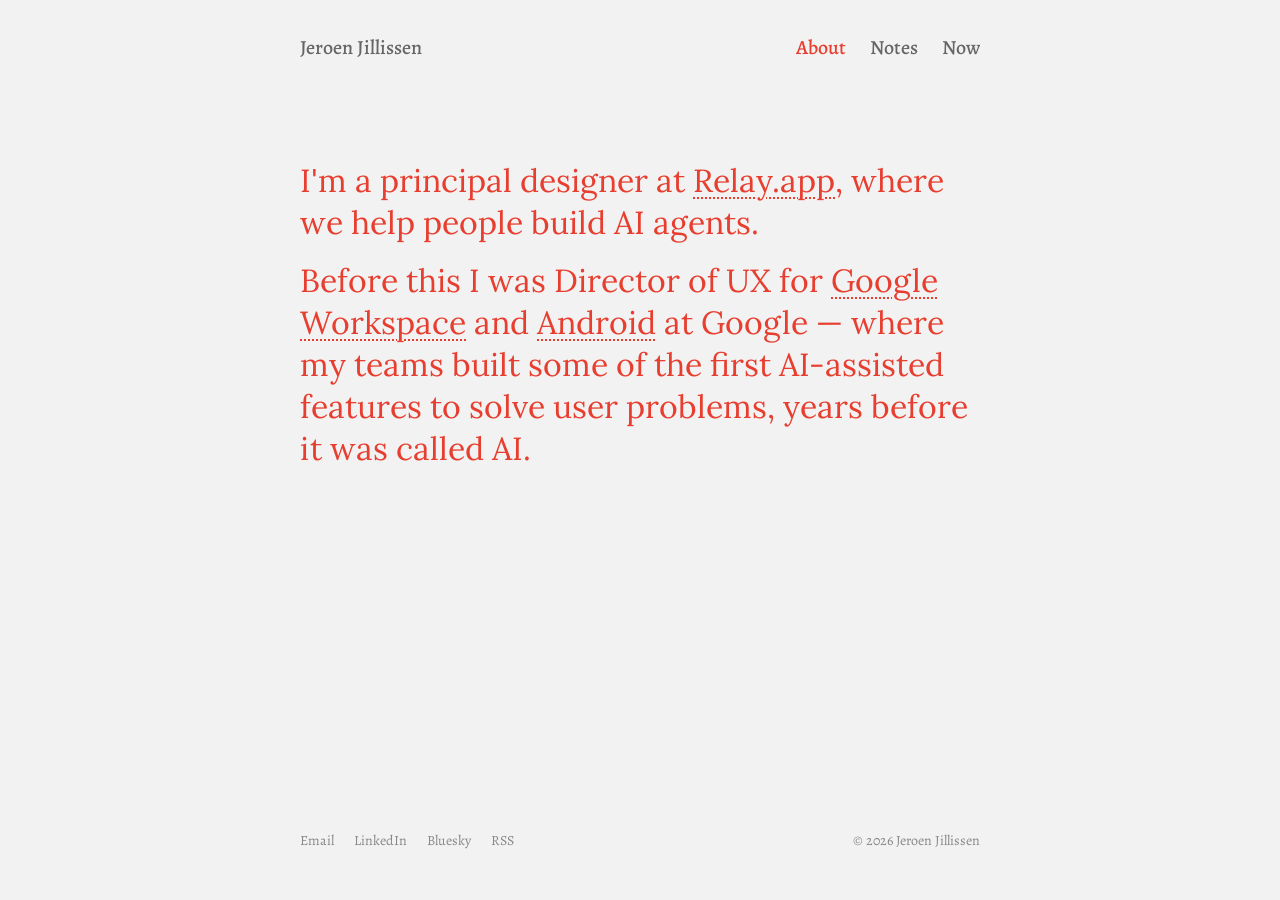
<file: index.html>
<!DOCTYPE html>
<html lang="en">
<head>
  <meta charset="UTF-8" />
  <meta name="viewport" content="width=device-width, initial-scale=1.0" />
  <title>Jeroen Jillissen – Design & AI</title>
  <meta name="description" content="Principal designer at Relay.app, helping people build AI agents. Former Director of UX for Android and Google Workspace at Google." />
  <meta property="og:type" content="website" />
  <meta property="og:url" content="https://jeroenjillissen.com/" />
  <meta property="og:site_name" content="Jeroen Jillissen" />
  <meta property="og:title" content="Jeroen Jillissen – Design & AI" />
  <meta property="og:description" content="Principal designer at Relay.app, helping people build AI agents. Former Director of UX for Android and Google Workspace at Google." />
  <link rel="canonical" href="https://jeroenjillissen.com/" />
  <script type="application/ld+json">
  [
    {
      "@context": "https://schema.org",
      "@type": "WebSite",
      "name": "Jeroen Jillissen",
      "url": "https://jeroenjillissen.com"
    },
    {
      "@context": "https://schema.org",
      "@type": "Person",
      "name": "Jeroen Jillissen",
      "url": "https://jeroenjillissen.com",
      "jobTitle": "Principal Designer",
      "worksFor": { "@type": "Organization", "name": "Relay.app", "url": "https://relay.app" },
      "sameAs": ["https://www.linkedin.com/in/jeroenjillissen/", "https://bsky.app/profile/jillissen.com"],
      "description": "Principal designer at Relay.app, helping people build AI agents. Former Director of UX for Android and Google Workspace at Google."
    }
  ]
  </script>
  <link rel="preconnect" href="https://fonts.googleapis.com" />
  <link rel="preconnect" href="https://fonts.gstatic.com" crossorigin />
  <link href="https://fonts.googleapis.com/css2?family=Red+Hat+Display:wght@400;500&family=EB+Garamond:wght@400&family=Lora:wght@400;500&family=Alegreya:wght@400;500&display=swap" rel="stylesheet" />
  <link href="https://api.fontshare.com/v2/css?f[]=satoshi@300,400,500&display=swap" rel="stylesheet" />
  <link rel="stylesheet" href="style.css" />
  <link rel="alternate" type="application/rss+xml" title="Jeroen Jillissen – Notes" href="/feed.xml" />
  <!-- Cloudflare Web Analytics --><script defer src='https://static.cloudflareinsights.com/beacon.min.js' data-cf-beacon='{"token": "9c2ec4d5d5f8483cac93712bd83a8f84"}'></script><!-- End Cloudflare Web Analytics -->
</head>
<body class="home">
  <a href="#main" class="skip-link">Skip to content</a>
  <div class="page">

    <nav aria-label="Main navigation">
      <a href="./" class="nav-name">Jeroen Jillissen</a>
      <div class="nav-links">
        <a href="./" class="active" aria-current="page">About</a>
        <a href="./notes/">Notes</a>
        <a href="./now">Now</a>
      </div>
    </nav>

    <section class="intro" id="main">
      <p>I'm a principal designer at <a href="https://relay.app" target="_blank" rel="noopener" class="link-relay">Relay.app</a>, where we help people build AI agents.
      </p>
      <p>
        Before this I was Director of UX for <a href="https://workspace.google.com" target="_blank" rel="noopener" class="link-gmail">Google Workspace</a> and <a href="https://android.com" target="_blank" rel="noopener" class="link-android">Android</a> at Google — where my teams built some of the first AI-assisted features to solve user problems, years before it was called AI.
      </p>
    </section>

    <footer class="site-footer">
      <div class="footer-links">
        <a id="footer-email" href="#">Email</a>
        <a href="https://www.linkedin.com/in/jeroenjillissen/" target="_blank" rel="noopener">LinkedIn</a>
        <a href="https://bsky.app/profile/jillissen.com" target="_blank" rel="noopener">Bluesky</a>
        <a href="/feed.xml">RSS</a>
      </div>
      <span class="footer-copy">&copy; 2026 Jeroen Jillissen</span>
    </footer>

  </div>

  <script>
    (function() {
      var u = 'jeroen', d = 'jillissen.com';
      document.getElementById('footer-email').href = 'mailto:' + u + '@' + d;
    })();
  </script>
</body>
</html>
</file>
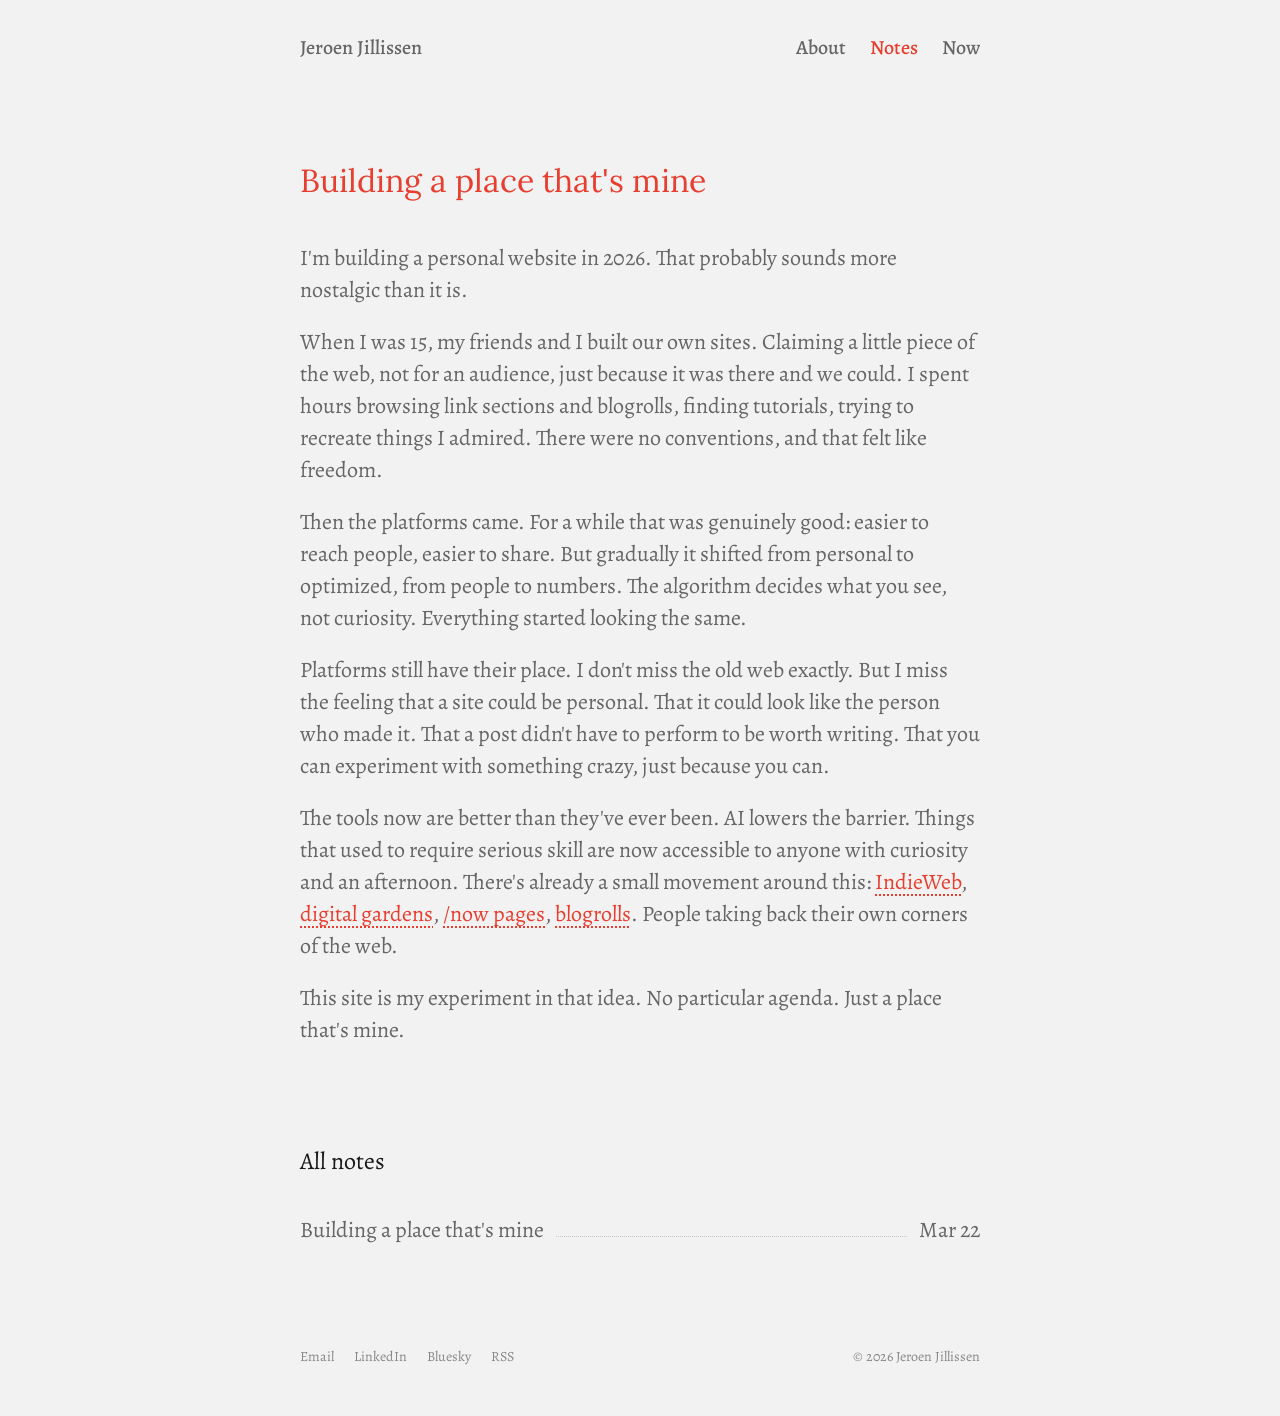
<file: notes/index.html>
<!DOCTYPE html>
<html lang="en">
<head>
  <meta charset="UTF-8" />
  <meta name="viewport" content="width=device-width, initial-scale=1.0" />
  <title>Notes – Jeroen Jillissen</title>
  <link rel="preconnect" href="https://fonts.googleapis.com" />
  <link rel="preconnect" href="https://fonts.gstatic.com" crossorigin />
  <link href="https://fonts.googleapis.com/css2?family=Red+Hat+Display:wght@400;500&family=EB+Garamond:wght@400&family=Lora:wght@400;500&family=Alegreya:wght@400;500&display=swap" rel="stylesheet" />
  <link rel="stylesheet" href="../style.css" />
  <link rel="alternate" type="application/rss+xml" title="Jeroen Jillissen – Notes" href="/feed.xml" />
</head>
<body>
  <a href="#main" class="skip-link">Skip to content</a>
  <div class="page">

    <nav aria-label="Main navigation">
      <a href="../" class="nav-name">Jeroen Jillissen</a>
      <div class="nav-links">
        <a href="../">About</a>
        <a href="./" class="active" aria-current="page">Notes</a>
        <a href="../now">Now</a>
      </div>
    </nav>

    <article class="post" id="main">
      <h1>Building a place that's mine</h1>
      <div class="post-body">
        <p>I'm building a personal website in 2026. That probably sounds more nostalgic than it is.</p>
        <p>When I was 15, my friends and I built our own sites. Claiming a little piece of the web, not for an audience, just because it was there and we could. I spent hours browsing link sections and blogrolls, finding tutorials, trying to recreate things I admired. There were no conventions, and that felt like freedom.</p>
        <p>Then the platforms came. For a while that was genuinely good: easier to reach people, easier to share. But gradually it shifted from personal to optimized, from people to numbers. The algorithm decides what you see, not curiosity. Everything started looking the same.</p>
        <p>Platforms still have their place. I don't miss the old web exactly. But I miss the feeling that a site could be personal. That it could look like the person who made it. That a post didn't have to perform to be worth writing. That you can experiment with something crazy, just because you can.</p>
        <p>The tools now are better than they've ever been. AI lowers the barrier. Things that used to require serious skill are now accessible to anyone with curiosity and an afternoon. There's already a small movement around this: <a href="https://indieweb.org" target="_blank" rel="noopener">IndieWeb</a>, <a href="https://maggieappleton.com/garden-history" target="_blank" rel="noopener">digital gardens</a>, <a href="https://nownownow.com" target="_blank" rel="noopener">/now pages</a>, <a href="https://blogroll.org" target="_blank" rel="noopener">blogrolls</a>. People taking back their own corners of the web.</p>
        <p>This site is my experiment in that idea. No particular agenda. Just a place that's mine.</p>
      </div>
    </article>

    <section aria-label="All notes">
      <p class="notes-heading">All notes</p>
      <div class="notes-year">
        <ul class="notes-list">
          <li>
            <a href="building-a-place-thats-mine/">Building a place that's mine</a>
            <span class="note-leader" aria-hidden="true"></span>
            <span class="note-day">Mar 22</span>
          </li>
        </ul>
      </div>
    </section>

    <footer class="site-footer">
      <div class="footer-links">
        <a id="footer-email" href="#">Email</a>
        <a href="https://www.linkedin.com/in/jeroenjillissen/" target="_blank" rel="noopener">LinkedIn</a>
        <a href="https://bsky.app/profile/jillissen.com" target="_blank" rel="noopener">Bluesky</a>
        <a href="/feed.xml">RSS</a>
      </div>
      <span class="footer-copy">&copy; 2026 Jeroen Jillissen</span>
    </footer>

  </div>

  <script>
    (function() {
      var u = 'jeroen';
      var d = 'jillissen.com';
      document.getElementById('footer-email').href = 'mailto:' + u + '@' + d;
    })();
  </script>
</body>
</html>
</file>
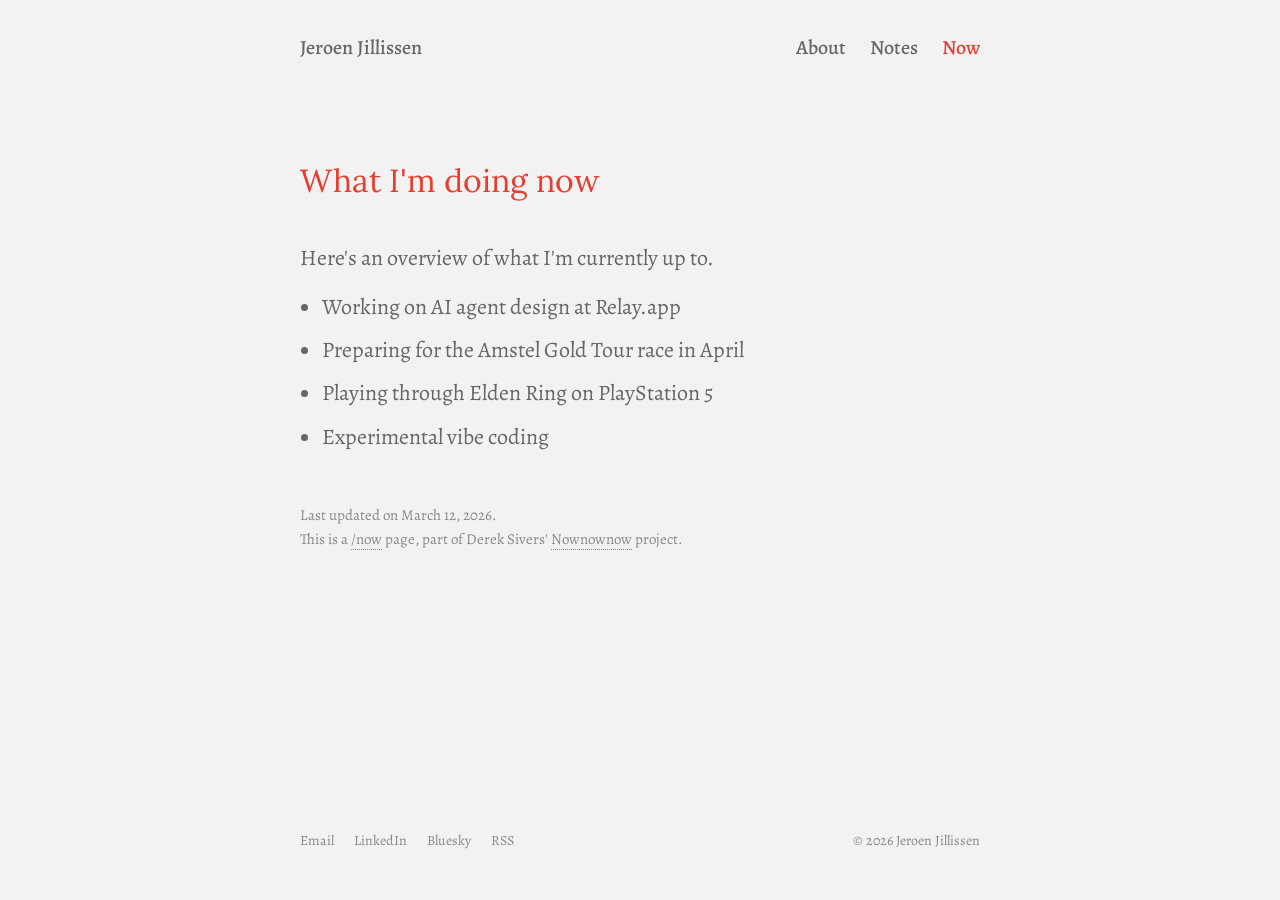
<file: now/index.html>
<!DOCTYPE html>
<html lang="en">
<head>
  <meta charset="UTF-8" />
  <meta name="viewport" content="width=device-width, initial-scale=1.0" />
  <title>Now – Jeroen Jillissen</title>
  <link rel="preconnect" href="https://fonts.googleapis.com" />
  <link rel="preconnect" href="https://fonts.gstatic.com" crossorigin />
  <link href="https://fonts.googleapis.com/css2?family=Red+Hat+Display:wght@400;500&family=EB+Garamond:wght@400&family=Lora:wght@400;500&family=Alegreya:wght@400;500&display=swap" rel="stylesheet" />
  <link href="https://api.fontshare.com/v2/css?f[]=satoshi@300,400,500&display=swap" rel="stylesheet" />
  <link rel="stylesheet" href="../style.css" />
  <link rel="alternate" type="application/rss+xml" title="Jeroen Jillissen – Notes" href="/feed.xml" />
  <!-- Cloudflare Web Analytics --><script defer src='https://static.cloudflareinsights.com/beacon.min.js' data-cf-beacon='{"token": "9c2ec4d5d5f8483cac93712bd83a8f84"}'></script><!-- End Cloudflare Web Analytics -->
</head>
<body>
  <a href="#main" class="skip-link">Skip to content</a>
  <div class="page">

    <nav aria-label="Main navigation">
      <a href="../" class="nav-name">Jeroen Jillissen</a>
      <div class="nav-links">
        <a href="../">About</a>
        <a href="../notes/">Notes</a>
        <a href="../now" class="active" aria-current="page">Now</a>
      </div>
    </nav>

    <article class="post" id="main">
      <h1>What I'm doing now</h1>
      <div class="post-body">
        <p>Here's an overview of what I'm currently up to.</p>
        <ul>
          <li>Working on AI agent design at Relay.app</li>
          <li>Preparing for the Amstel Gold Tour race in April</li>
          <li>Playing through Elden Ring on PlayStation 5</li>
          <li>Experimental vibe coding</li>
        </ul>
        <p class="post-updated">Last updated on March 12, 2026.<br>This is a <a href="/now">/now</a> page, part of Derek Sivers' <a href="https://nownownow.com" target="_blank" rel="noopener">Nownownow</a> project.</p>
      </div>
    </article>

    <footer class="site-footer">
      <div class="footer-links">
        <a id="footer-email" href="#">Email</a>
        <a href="https://www.linkedin.com/in/jeroenjillissen/" target="_blank" rel="noopener">LinkedIn</a>
        <a href="https://bsky.app/profile/jillissen.com" target="_blank" rel="noopener">Bluesky</a>
        <a href="/feed.xml">RSS</a>
      </div>
      <span class="footer-copy">&copy; 2026 Jeroen Jillissen</span>
    </footer>

  </div>

  <script>
    (function() {
      var u = 'jeroen', d = 'jillissen.com';
      document.getElementById('footer-email').href = 'mailto:' + u + '@' + d;
    })();
  </script>
</body>
</html>
</file>
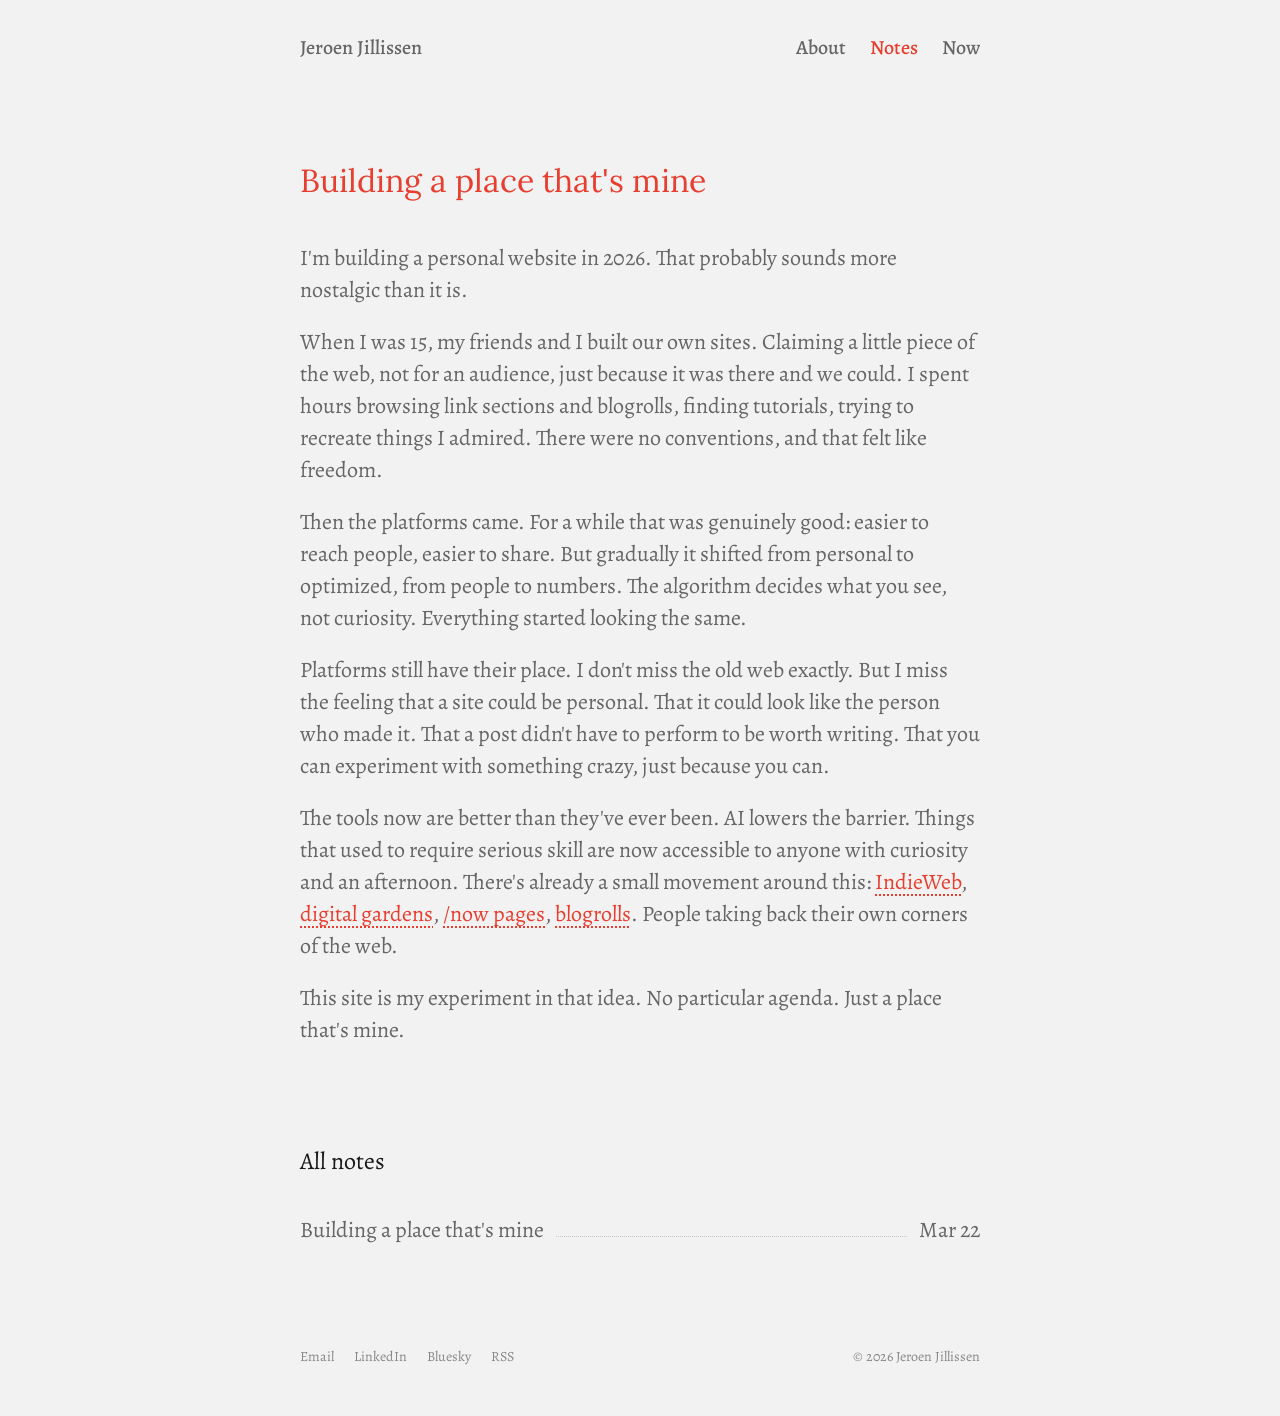
<file: notes/building-a-place-thats-mine/index.html>
<!DOCTYPE html>
<html lang="en">
<head>
  <meta charset="UTF-8" />
  <meta name="viewport" content="width=device-width, initial-scale=1.0" />
  <title>Building a place that's mine – Jeroen Jillissen</title>
  <link rel="preconnect" href="https://fonts.googleapis.com" />
  <link rel="preconnect" href="https://fonts.gstatic.com" crossorigin />
  <link href="https://fonts.googleapis.com/css2?family=Red+Hat+Display:wght@400;500&family=EB+Garamond:wght@400&family=Lora:wght@400;500&family=Alegreya:wght@400;500&display=swap" rel="stylesheet" />
  <link rel="stylesheet" href="../../style.css" />
  <link rel="alternate" type="application/rss+xml" title="Jeroen Jillissen – Notes" href="/feed.xml" />
</head>
<body>
  <a href="#main" class="skip-link">Skip to content</a>
  <div class="page">

    <nav aria-label="Main navigation">
      <a href="../../" class="nav-name">Jeroen Jillissen</a>
      <div class="nav-links">
        <a href="../../">About</a>
        <a href="../" class="active" aria-current="page">Notes</a>
        <a href="../../now">Now</a>
      </div>
    </nav>

    <article class="post" id="main">
      <h1>Building a place that's mine</h1>
      <div class="post-body">
        <p>I'm building a personal website in 2026. That probably sounds more nostalgic than it is.</p>
        <p>When I was 15, my friends and I built our own sites. Claiming a little piece of the web, not for an audience, just because it was there and we could. I spent hours browsing link sections and blogrolls, finding tutorials, trying to recreate things I admired. There were no conventions, and that felt like freedom.</p>
        <p>Then the platforms came. For a while that was genuinely good: easier to reach people, easier to share. But gradually it shifted from personal to optimized, from people to numbers. The algorithm decides what you see, not curiosity. Everything started looking the same.</p>
        <p>Platforms still have their place. I don't miss the old web exactly. But I miss the feeling that a site could be personal. That it could look like the person who made it. That a post didn't have to perform to be worth writing. That you can experiment with something crazy, just because you can.</p>
        <p>The tools now are better than they've ever been. AI lowers the barrier. Things that used to require serious skill are now accessible to anyone with curiosity and an afternoon. There's already a small movement around this: <a href="https://indieweb.org" target="_blank" rel="noopener">IndieWeb</a>, <a href="https://maggieappleton.com/garden-history" target="_blank" rel="noopener">digital gardens</a>, <a href="https://nownownow.com" target="_blank" rel="noopener">/now pages</a>, <a href="https://blogroll.org" target="_blank" rel="noopener">blogrolls</a>. People taking back their own corners of the web.</p>
        <p>This site is my experiment in that idea. No particular agenda. Just a place that's mine.</p>
      </div>
    </article>

    <section aria-label="All notes">
      <p class="notes-heading">All notes</p>
      <div class="notes-year">
        <ul class="notes-list">
          <li>
            <a href="../building-a-place-thats-mine/">Building a place that's mine</a>
            <span class="note-leader" aria-hidden="true"></span>
            <span class="note-day">Mar 22</span>
          </li>
        </ul>
      </div>
    </section>

    <footer class="site-footer">
      <div class="footer-links">
        <a id="footer-email" href="#">Email</a>
        <a href="https://www.linkedin.com/in/jeroenjillissen/" target="_blank" rel="noopener">LinkedIn</a>
        <a href="https://bsky.app/profile/jillissen.com" target="_blank" rel="noopener">Bluesky</a>
        <a href="/feed.xml">RSS</a>
      </div>
      <span class="footer-copy">&copy; 2026 Jeroen Jillissen</span>
    </footer>

  </div>

  <script>
    (function() {
      var u = 'jeroen';
      var d = 'jillissen.com';
      var href = 'mailto:' + u + '@' + d;
      document.getElementById('footer-email').href = href;
    })();
  </script>
</body>
</html>
</file>
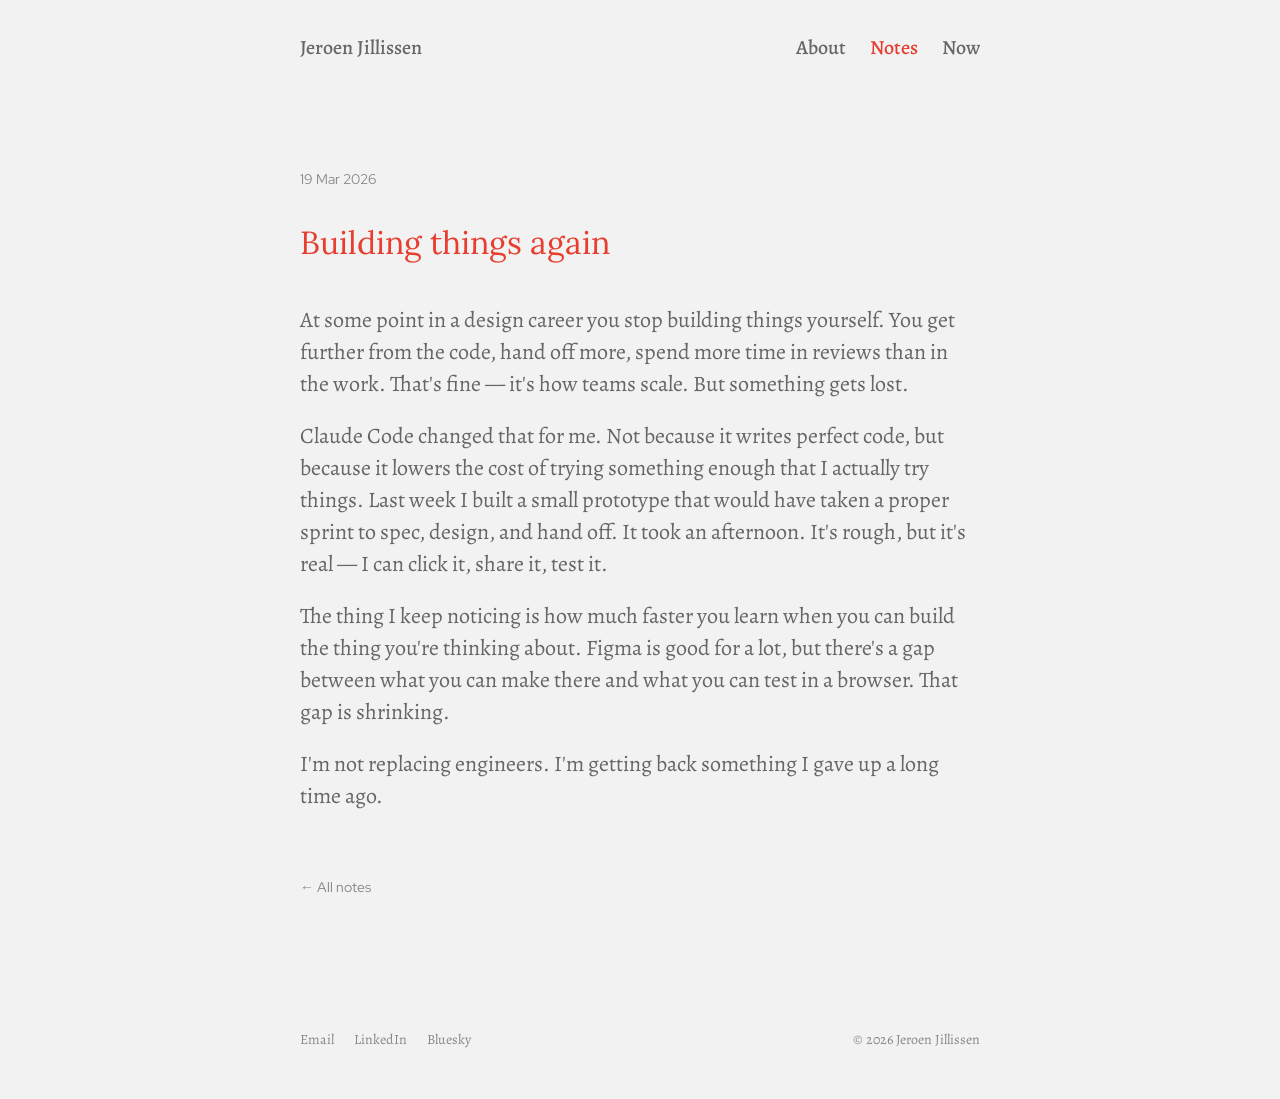
<file: notes/building-things-again.html>
<!DOCTYPE html>
<html lang="en">
<head>
  <meta charset="UTF-8" />
  <meta name="viewport" content="width=device-width, initial-scale=1.0" />
  <title>Building things again – Jeroen Jillissen</title>
  <link rel="preconnect" href="https://fonts.googleapis.com" />
  <link rel="preconnect" href="https://fonts.gstatic.com" crossorigin />
  <link href="https://fonts.googleapis.com/css2?family=Red+Hat+Display:wght@400;500&family=EB+Garamond:wght@400&family=Lora:wght@400;500&family=Alegreya:wght@400;500&display=swap" rel="stylesheet" />
  <link href="https://api.fontshare.com/v2/css?f[]=satoshi@300,400,500&display=swap" rel="stylesheet" />
  <link rel="stylesheet" href="../style.css" />
  <link rel="alternate" type="application/rss+xml" title="Jeroen Jillissen – Notes" href="/feed.xml" />
</head>
<body>
  <div class="page">

    <nav>
      <a href="../" class="nav-name">Jeroen Jillissen</a>
      <div class="nav-links">
        <a href="../">About</a>
        <a href="../notes/" class="active">Notes</a>
        <a href="../now">Now</a>
      </div>
    </nav>

    <article class="post">
      <p class="post-meta">19 Mar 2026</p>
      <h1>Building things again</h1>
      <div class="post-body">
        <p>At some point in a design career you stop building things yourself. You get further from the code, hand off more, spend more time in reviews than in the work. That's fine — it's how teams scale. But something gets lost.</p>
        <p>Claude Code changed that for me. Not because it writes perfect code, but because it lowers the cost of trying something enough that I actually try things. Last week I built a small prototype that would have taken a proper sprint to spec, design, and hand off. It took an afternoon. It's rough, but it's real — I can click it, share it, test it.</p>
        <p>The thing I keep noticing is how much faster you learn when you can build the thing you're thinking about. Figma is good for a lot, but there's a gap between what you can make there and what you can test in a browser. That gap is shrinking.</p>
        <p>I'm not replacing engineers. I'm getting back something I gave up a long time ago.</p>
      </div>
      <a class="post-back" href="../notes/">← All notes</a>
    </article>

    <footer class="site-footer">
      <div class="footer-links">
        <a id="footer-email" href="#">Email</a>
        <a href="https://www.linkedin.com/in/jeroenjillissen/" target="_blank" rel="noopener">LinkedIn</a>
        <a href="https://bsky.app/profile/jillissen.com" target="_blank" rel="noopener">Bluesky</a>
      </div>
      <span class="footer-copy">&copy; 2026 Jeroen Jillissen</span>
    </footer>

  </div>
  <script>
    (function() {
      var u = 'jeroen', d = 'jillissen.com';
      document.getElementById('footer-email').href = 'mailto:' + u + '@' + d;
    })();
  </script>
</body>
</html>
</file>
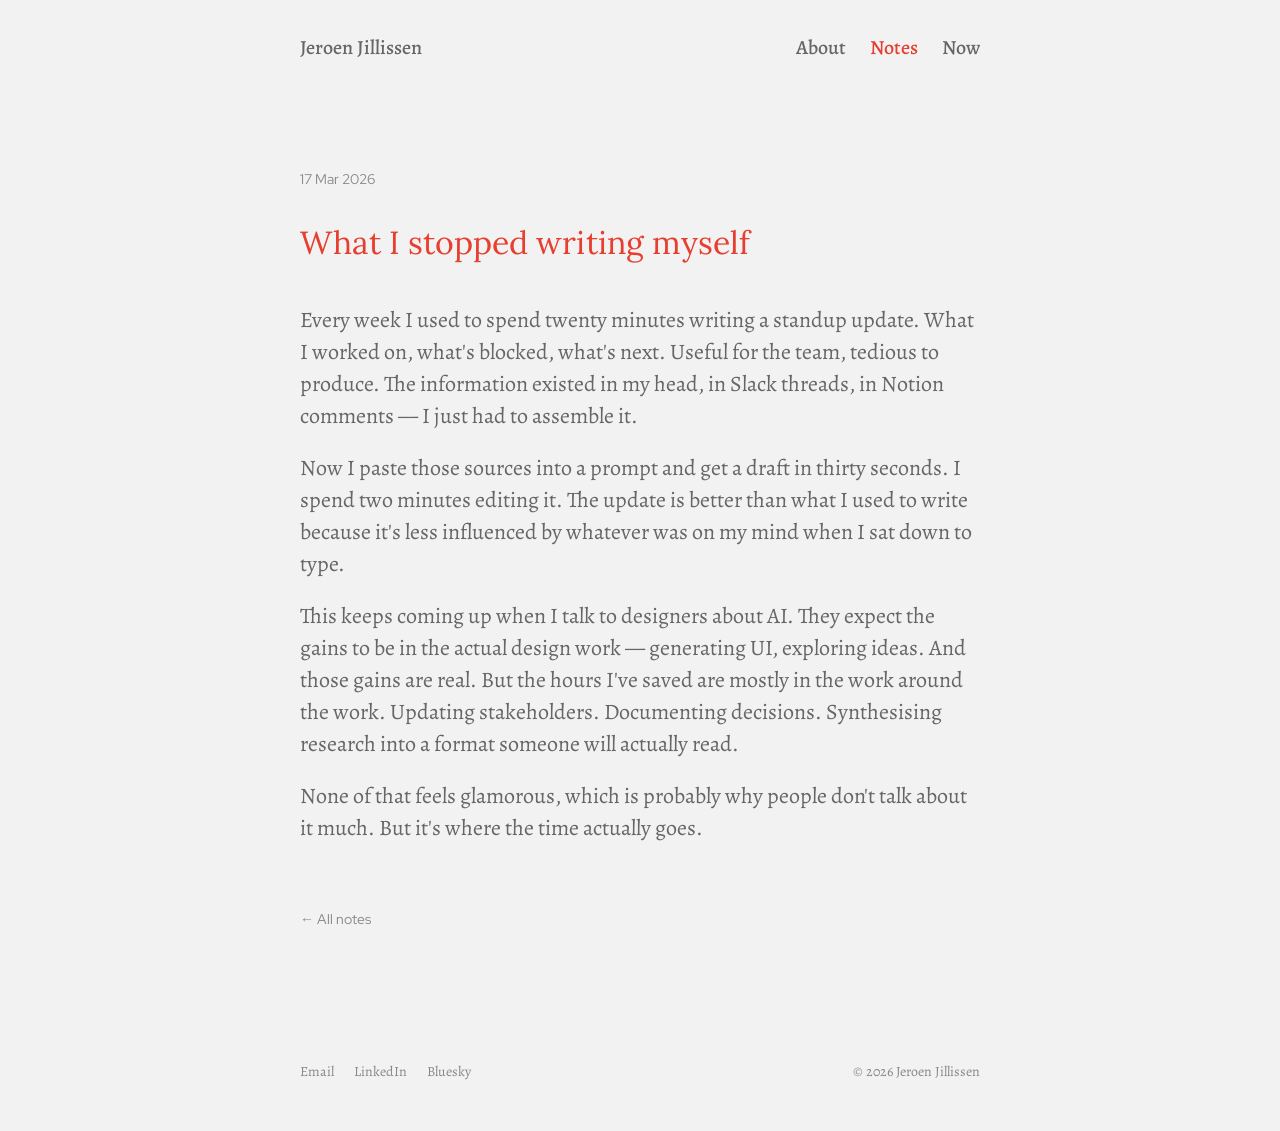
<file: notes/what-i-stopped-writing.html>
<!DOCTYPE html>
<html lang="en">
<head>
  <meta charset="UTF-8" />
  <meta name="viewport" content="width=device-width, initial-scale=1.0" />
  <title>What I stopped writing – Jeroen Jillissen</title>
  <link rel="preconnect" href="https://fonts.googleapis.com" />
  <link rel="preconnect" href="https://fonts.gstatic.com" crossorigin />
  <link href="https://fonts.googleapis.com/css2?family=Red+Hat+Display:wght@400;500&family=EB+Garamond:wght@400&family=Lora:wght@400;500&family=Alegreya:wght@400;500&display=swap" rel="stylesheet" />
  <link href="https://api.fontshare.com/v2/css?f[]=satoshi@300,400,500&display=swap" rel="stylesheet" />
  <link rel="stylesheet" href="../style.css" />
  <link rel="alternate" type="application/rss+xml" title="Jeroen Jillissen – Notes" href="/feed.xml" />
</head>
<body>
  <div class="page">

    <nav>
      <a href="../" class="nav-name">Jeroen Jillissen</a>
      <div class="nav-links">
        <a href="../">About</a>
        <a href="../notes/" class="active">Notes</a>
        <a href="../now">Now</a>
      </div>
    </nav>

    <article class="post">
      <p class="post-meta">17 Mar 2026</p>
      <h1>What I stopped writing myself</h1>
      <div class="post-body">
        <p>Every week I used to spend twenty minutes writing a standup update. What I worked on, what's blocked, what's next. Useful for the team, tedious to produce. The information existed in my head, in Slack threads, in Notion comments — I just had to assemble it.</p>
        <p>Now I paste those sources into a prompt and get a draft in thirty seconds. I spend two minutes editing it. The update is better than what I used to write because it's less influenced by whatever was on my mind when I sat down to type.</p>
        <p>This keeps coming up when I talk to designers about AI. They expect the gains to be in the actual design work — generating UI, exploring ideas. And those gains are real. But the hours I've saved are mostly in the work around the work. Updating stakeholders. Documenting decisions. Synthesising research into a format someone will actually read.</p>
        <p>None of that feels glamorous, which is probably why people don't talk about it much. But it's where the time actually goes.</p>
      </div>
      <a class="post-back" href="../notes/">← All notes</a>
    </article>

    <footer class="site-footer">
      <div class="footer-links">
        <a id="footer-email" href="#">Email</a>
        <a href="https://www.linkedin.com/in/jeroenjillissen/" target="_blank" rel="noopener">LinkedIn</a>
        <a href="https://bsky.app/profile/jillissen.com" target="_blank" rel="noopener">Bluesky</a>
      </div>
      <span class="footer-copy">&copy; 2026 Jeroen Jillissen</span>
    </footer>

  </div>
  <script>
    (function() {
      var u = 'jeroen', d = 'jillissen.com';
      document.getElementById('footer-email').href = 'mailto:' + u + '@' + d;
    })();
  </script>
</body>
</html>
</file>
<file: style.css>
*, *::before, *::after {
  box-sizing: border-box;
  margin: 0;
  padding: 0;
}

/* ── Skip link ── */

.skip-link {
  position: absolute;
  left: -9999px;
  top: 8px;
  padding: 8px 16px;
  background: var(--text);
  color: var(--bg);
  font-family: 'Alegreya', serif;
  font-size: 1rem;
  text-decoration: none;
  z-index: 9999;
  border-radius: 4px;
}

.skip-link:focus { left: 16px; }

/* ── Focus styles ── */

:focus-visible {
  outline: 2px solid #E73E2F;
  outline-offset: 3px;
  border-radius: 2px;
}

:root {
  --bg: #F2F2F2;
  --text: #1a1a1a;
  --muted: #888888;
  --divider: #d8d8d8;
}

html {
  font-size: 16px;
  scroll-behavior: smooth;
}

body {
  background-color: var(--bg);
  color: var(--text);
  font-family: 'Alegreya', serif;
  line-height: 1.6;
  transition: background-color 0.2s, color 0.2s;
  overflow-x: clip;
  min-height: 100vh;
  display: flex;
  flex-direction: column;
}

.page {
  flex: 1;
  display: flex;
  flex-direction: column;
}

/* ── Layout ── */

.page {
  max-width: 728px;
  margin: 0 auto;
  padding: 0 24px;
  width: 100%;
}

/* ── Nav ── */

nav {
  display: flex;
  justify-content: space-between;
  align-items: center;
  gap: 24px;
  padding: 32px 0 0;
}

.nav-name {
  font-size: 20px;
  font-weight: 500;
  font-family: 'Alegreya', serif;
  text-decoration: none;
  background: linear-gradient(to right, #E73E2F 50%, #666666 50%);
  background-size: 200% 100%;
  background-position: right;
  -webkit-background-clip: text;
  -webkit-text-fill-color: transparent;
  background-clip: text;
  transition: background-position 0.2s ease;
}

.nav-name:hover { background-position: left; }

.nav-links {
  display: flex;
  gap: 24px;
  align-items: center;
}

nav a {
  font-size: 20px;
  font-weight: 500;
  font-family: 'Alegreya', serif;
  text-decoration: none;
}

.nav-links a {
  background: linear-gradient(to right, #E73E2F 50%, #666666 50%);
  background-size: 200% 100%;
  background-position: right;
  -webkit-background-clip: text;
  -webkit-text-fill-color: transparent;
  background-clip: text;
  transition: background-position 0.2s ease;
}

.nav-links a:hover { background-position: left; }
.nav-links a.active { background-position: left; }

.nav-break { display: none; }
.nav-contact { display: none; }

@media (min-width: 900px) {
  .nav-break {
    display: block;
    width: 32px;
  }

  .nav-contact {
    display: block;
  }
}

/* ── Mobile contact footer ── */

.site-footer {
  display: flex;
  justify-content: space-between;
  align-items: center;
  gap: 20px;
  padding: 32px 0 48px;
  margin-top: auto;
}

.site-footer a {
  font-size: 0.875rem;
  font-family: 'Alegreya', serif;
  color: var(--muted);
  text-decoration: none;
  transition: color 0.15s;
}

.site-footer a:hover { color: var(--text); }

.footer-links {
  display: flex;
  gap: 20px;
}

.footer-copy {
  font-size: 0.875rem;
  font-family: 'Alegreya', serif;
  color: var(--muted);
}



/* ── Heading color spans ── */

.h1-name { color: #E73E2F; }

/* ── Intro ── */

.intro {
  padding: 96px 0;
}

.intro h1 {
  font-family: 'Lora', serif;
  font-size: 48px;
  font-weight: 400;
  line-height: 1.05;
  letter-spacing: -1px;
  text-wrap: balance;
  margin-bottom: 40px;
  color: #555555;
}

.intro-role {
  font-family: 'Red Hat Display', sans-serif;
  font-size: 0.75rem;
  font-weight: 500;
  letter-spacing: 0.1em;
  text-transform: uppercase;
  color: var(--muted);
  margin-bottom: 40px;
}

.intro p {
  font-family: 'Lora', serif;
  font-size: 32px;
  color: #E73E2F;
  line-height: 42px;
  font-weight: 400;
}

.intro p + p {
  margin-top: 16px;
}

.intro a,
.post-body a,
.project-desc a {
  color: #E73E2F;
  text-decoration: underline dotted #E73E2F;
  text-decoration-thickness: 2px;
  text-underline-offset: 5px;
}

.intro a:hover,
.post-body a:hover,
.project-desc a:hover {
  text-decoration-style: solid;
}

/* ── Page header (notes, resume) ── */

.page-header {
  padding: 96px 0 48px;
}

.page-header h1 {
  font-family: 'Satoshi', sans-serif;
  font-size: 36px;
  font-weight: normal;
  line-height: 1.15;
  text-wrap: balance;
  color: var(--text);
  margin-bottom: 40px;
}

.page-header p {
  font-size: 22px;
  color: var(--muted);
  line-height: 32px;
}

/* ── Notes list ── */

.notes-heading {
  font-family: 'Alegreya', serif;
  font-size: 24px;
  color: var(--text);
  margin-bottom: 24px;
}

.notes-year {
  margin-bottom: 56px;
}

.notes-year-header {
  display: flex;
  justify-content: space-between;
  align-items: baseline;
  margin-bottom: 4px;
}

.notes-year-label {
  font-family: 'Alegreya', serif;
  font-size: 22px;
  color: var(--muted);
}

.notes-month-label {
  font-family: 'Alegreya', serif;
  font-size: 22px;
  color: var(--muted);
}

.notes-list {
  list-style: none;
  padding: 0;
}

.notes-list li {
  display: flex;
  align-items: baseline;
  padding: 9px 0;
  position: relative;
}

.notes-list a {
  font-family: 'Alegreya', serif;
  font-size: 22px;
  color: #666666;
  text-decoration: none;
  transition: color 0.15s;
  flex-shrink: 0;
}

.notes-list a::after {
  content: '';
  position: absolute;
  inset: 0;
}

.notes-list li:hover a,
.notes-list li:hover .note-day {
  color: #E73E2F;
}

.note-leader {
  flex: 1;
  border-bottom: 1px dotted var(--muted);
  margin: 0 12px 5px;
  opacity: 0.4;
}

.note-day {
  font-family: 'Alegreya', serif;
  font-size: 22px;
  color: #666666;
  flex-shrink: 0;
}

/* ── Breakout ── */

.breakout {
  width: min(1000px, 100vw - 48px);
  margin-left: calc(50% - min(500px, (100vw - 48px) / 2));
}

/* ── Image placeholder ── */

.img-placeholder {
  width: 100%;
  aspect-ratio: 16 / 9;
  background-color: var(--divider);
  display: flex;
  align-items: center;
  justify-content: center;
  font-size: 0.75rem;
  color: var(--muted);
  letter-spacing: 0.06em;
  text-transform: uppercase;
}

.video-embed {
  width: 100%;
  aspect-ratio: 16 / 9;
}

/* ── Footer ── */

footer {
  padding: 48px 0 64px;
  font-size: 0.8125rem;
  color: var(--muted);
  display: flex;
  justify-content: space-between;
  align-items: center;
  flex-wrap: wrap;
  gap: 12px;
}

footer a {
  color: var(--muted);
  text-decoration: none;
  transition: color 0.15s;
}

footer a:hover {
  color: var(--text);
}

.footer-links {
  display: flex;
  gap: 20px;
}

/* ── Post ── */

.post {
  padding: 96px 0 96px;
}

.post-meta {
  font-size: 0.875rem;
  font-family: 'Red Hat Display', sans-serif;
  color: var(--muted);
  margin-top: 8px;
  margin-bottom: 32px;
}

.post h1 {
  font-family: 'Lora', serif;
  font-size: 32px;
  font-weight: 400;
  line-height: 42px;
  text-wrap: balance;
  color: #E73E2F;
  margin-bottom: 40px;
}

.post-body p {
  font-size: 22px;
  color: #666666;
  line-height: 32px;
}

.post-body p + p {
  margin-top: 20px;
}

.post-body ul {
  margin-top: 16px;
  padding-left: 1.4em;
}

.post-body ul li {
  font-size: 22px;
  color: #666666;
  line-height: 1.6;
  margin-bottom: 8px;
}

.post-updated {
  font-size: 15px !important;
  color: var(--muted) !important;
  margin-top: 48px !important;
  line-height: 1.6 !important;
}

.post-body .post-updated a {
  font-size: 15px;
  color: var(--muted);
  text-decoration: underline dotted var(--muted);
  text-decoration-thickness: 1px;
  text-underline-offset: 5px;
}

.post-body .post-updated a:hover {
  text-decoration-style: solid;
  color: var(--text);
}


.post-back {
  display: inline-block;
  margin-top: 64px;
  font-size: 0.875rem;
  font-family: 'Red Hat Display', sans-serif;
  color: var(--muted);
  text-decoration: none;
  transition: color 0.15s;
}

.post-back:hover {
  color: var(--text);
}

/* ── Responsive ── */

@media (max-width: 520px) {
  .page-header {
    padding: 56px 0 32px;
  }
}
</file>
